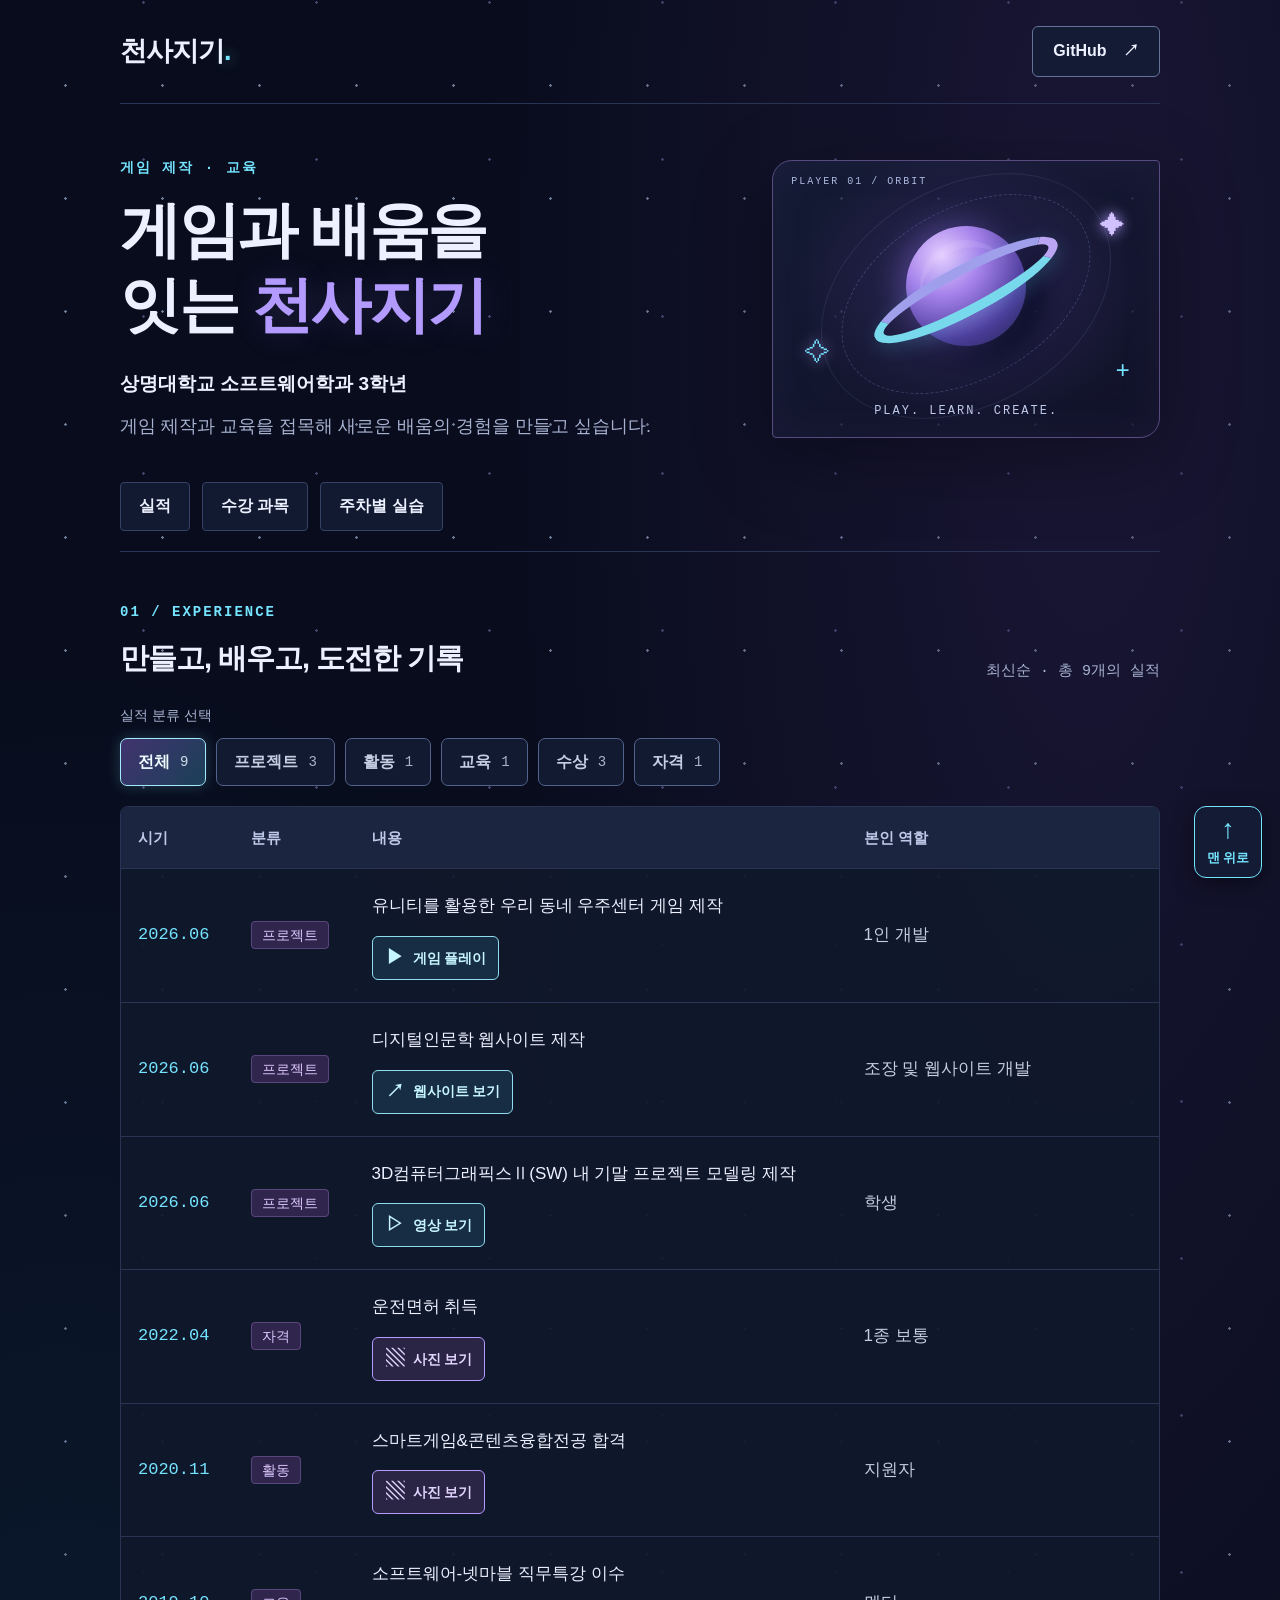
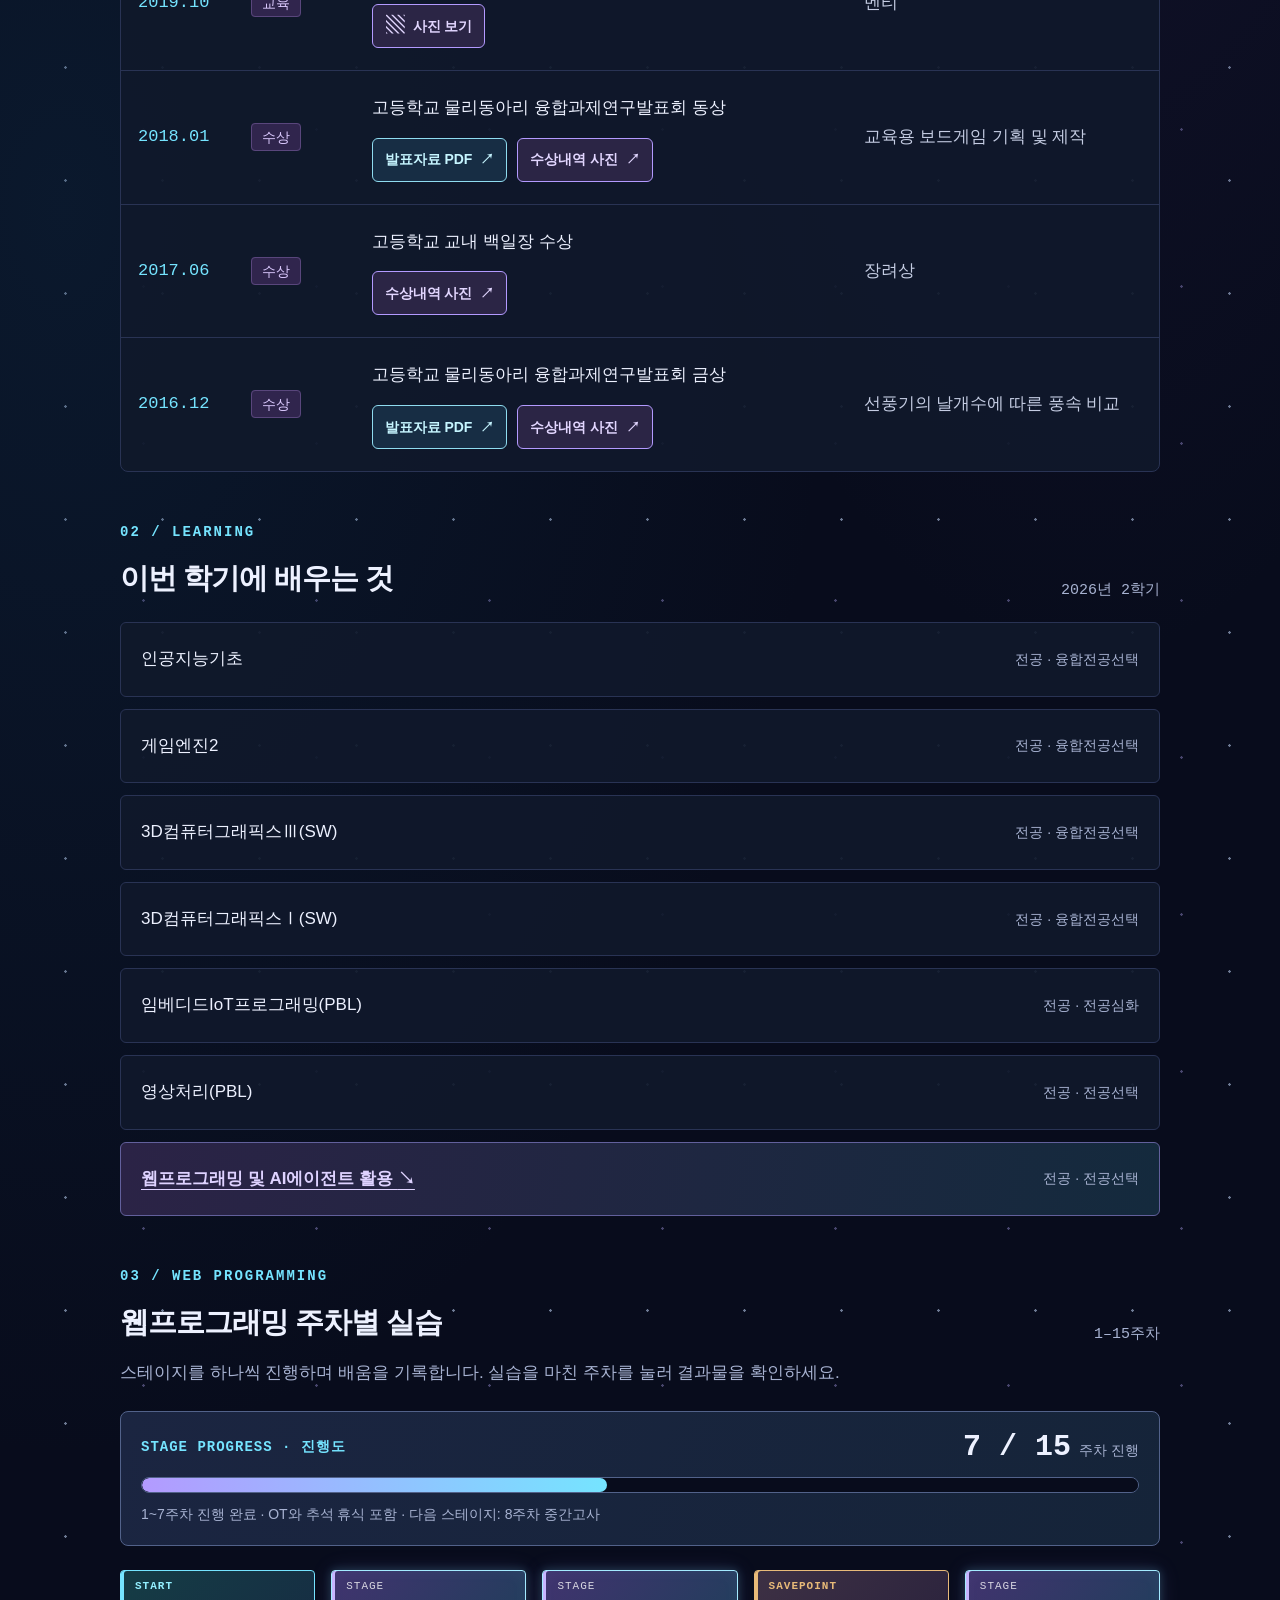
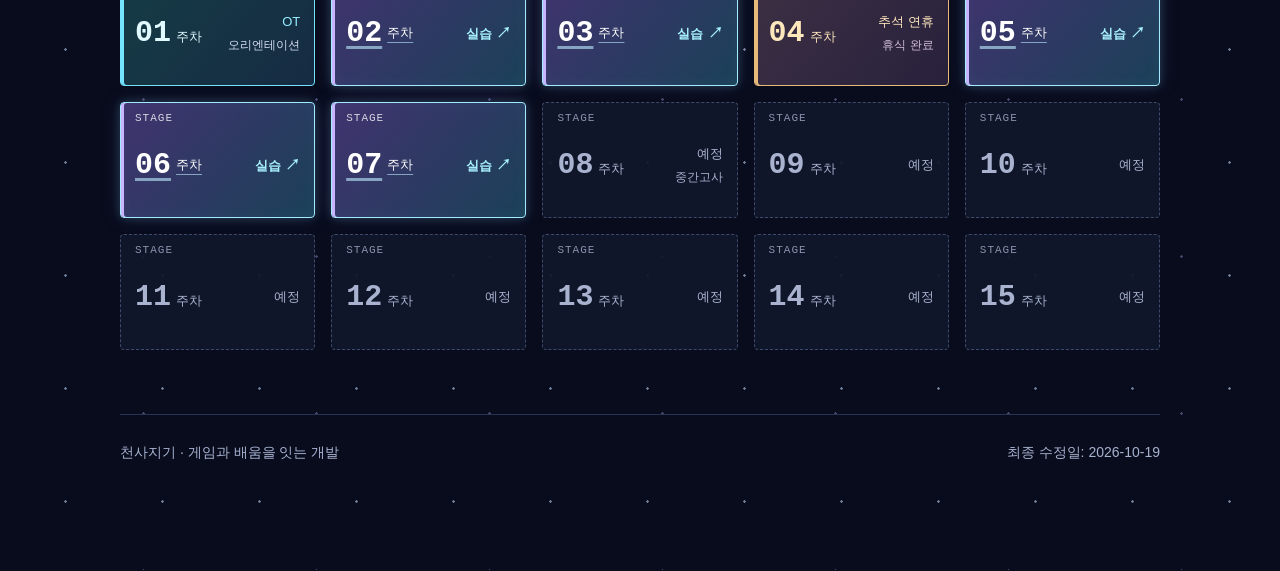
<file: index.html>
<!DOCTYPE html>
<html lang="ko">
<head>
  <meta charset="utf-8">
  <meta name="viewport" content="width=device-width, initial-scale=1">
  <meta name="description" content="천사지기의 게임 제작과 교육에 관한 활동 이력서">
  <title>천사지기 | 게임과 배움을 잇는 개발</title>
  <link rel="stylesheet" href="style.css?v=20261019-result-buttons">
</head>
<body>
  <a class="skip-link" href="#main">본문으로 이동</a>
  <div class="page">
    <header id="top">
      <div class="topline"><span class="wordmark">천사지기<span class="dot">.</span></span><a class="github" href="https://github.com/sujeon">GitHub <span aria-hidden="true">↗</span></a></div>
      <div class="hero">
        <div><p class="eyebrow">게임 제작 · 교육</p><h1><span class="title-line">게임과 배움을</span> <span class="title-line">잇는 <span class="title-accent">천사지기</span></span></h1><p class="affiliation">상명대학교 소프트웨어학과 3학년</p><p class="intro">게임 제작과 교육을 접목해 새로운 배움의 경험을 만들고 싶습니다.</p></div>
        <div class="illustration" aria-hidden="true"><div class="orbit orbit-one"></div><div class="orbit orbit-two"></div><span class="star star-one">✦</span><span class="star star-two">✧</span><div class="planet"></div><div class="planet-ring"></div><span class="illustration-label">PLAY. LEARN. CREATE.</span></div>
      </div>
      <nav aria-label="페이지 영역"><a href="#achievements">실적</a><a href="#courses">수강 과목</a><a href="#weekly">주차별 실습</a></nav>
    </header>
    <main id="main">
      <section id="achievements" aria-labelledby="achievements-title">
        <div class="section-heading"><div><p class="eyebrow">01 / EXPERIENCE</p><h2 id="achievements-title">만들고, 배우고, 도전한 기록</h2></div><span class="section-note">최신순 · 총 9개의 실적</span></div>
        <fieldset class="achievement-filters"><legend>실적 분류 선택</legend>
          <div class="filter-option"><input type="radio" name="achievement-category" id="filter-all" value="all" checked><label for="filter-all">전체 <span>9</span></label></div>
          <div class="filter-option"><input type="radio" name="achievement-category" id="filter-project" value="project"><label for="filter-project">프로젝트 <span>3</span></label></div>
          <div class="filter-option"><input type="radio" name="achievement-category" id="filter-activity" value="activity"><label for="filter-activity">활동 <span>1</span></label></div>
          <div class="filter-option"><input type="radio" name="achievement-category" id="filter-education" value="education"><label for="filter-education">교육 <span>1</span></label></div>
          <div class="filter-option"><input type="radio" name="achievement-category" id="filter-award" value="award"><label for="filter-award">수상 <span>3</span></label></div>
          <div class="filter-option"><input type="radio" name="achievement-category" id="filter-qualification" value="qualification"><label for="filter-qualification">자격 <span>1</span></label></div>
        </fieldset>
        <div class="table-scroll" role="region" aria-label="실적 표 가로 스크롤" tabindex="0"><table><caption class="sr-only">시기 역순으로 정리한 실적과 본인 역할</caption><thead><tr><th scope="col">시기</th><th scope="col">분류</th><th scope="col">내용</th><th scope="col">본인 역할</th></tr></thead><tbody>
          <tr data-category="project"><td>2026.06</td><td><span class="badge">프로젝트</span></td><td>유니티를 활용한 우리 동네 우주센터 게임 제작<div class="evidence-links"><a class="evidence-link" href="https://sujeon.itch.io/spacecenter" target="_blank" rel="noopener noreferrer"><span class="action-icon" aria-hidden="true">▶</span>게임 플레이<span class="sr-only"> (새 탭에서 열림)</span></a></div></td><td>1인 개발</td></tr>
          <tr data-category="project"><td>2026.06</td><td><span class="badge">프로젝트</span></td><td>디지털인문학 웹사이트 제작<div class="evidence-links"><a class="evidence-link" href="https://sujeon.github.io/DigtalHumanity/" target="_blank" rel="noopener noreferrer"><span class="action-icon" aria-hidden="true">↗</span>웹사이트 보기<span class="sr-only"> (새 탭에서 열림)</span></a></div></td><td>조장 및 웹사이트 개발</td></tr>
          <tr data-category="project"><td>2026.06</td><td><span class="badge">프로젝트</span></td><td>3D컴퓨터그래픽스Ⅱ(SW) 내 기말 프로젝트 모델링 제작<div class="evidence-links"><a class="evidence-link" href="assets/modeling-final.webm" target="_blank" rel="noopener noreferrer"><span class="action-icon" aria-hidden="true">▷</span>영상 보기<span class="sr-only"> (새 탭에서 열림)</span></a></div></td><td>학생</td></tr>
          <tr data-category="qualification"><td>2022.04</td><td><span class="badge">자격</span></td><td>운전면허 취득<div class="evidence-links"><a class="evidence-link evidence-photo" href="assets/driving-license-2022-04.png" target="_blank" rel="noopener noreferrer"><span class="action-icon" aria-hidden="true">▧</span>사진 보기<span class="sr-only"> (새 탭에서 열림)</span></a></div></td><td>1종 보통</td></tr>
          <tr data-category="activity"><td>2020.11</td><td><span class="badge">활동</span></td><td>스마트게임&amp;콘텐츠융합전공 합격<div class="evidence-links"><a class="evidence-link evidence-photo" href="assets/major-admission.png" target="_blank" rel="noopener noreferrer"><span class="action-icon" aria-hidden="true">▧</span>사진 보기<span class="sr-only"> (새 탭에서 열림)</span></a></div></td><td>지원자</td></tr>
          <tr data-category="education"><td>2019.10</td><td><span class="badge">교육</span></td><td>소프트웨어-넷마블 직무특강 이수<div class="evidence-links"><a class="evidence-link evidence-photo" href="assets/career-program-2019-10.png" target="_blank" rel="noopener noreferrer"><span class="action-icon" aria-hidden="true">▧</span>사진 보기<span class="sr-only"> (새 탭에서 열림)</span></a></div></td><td>멘티</td></tr>
          <tr data-category="award"><td>2018.01</td><td><span class="badge">수상</span></td><td>고등학교 물리동아리 융합과제연구발표회 동상<div class="evidence-links"><a class="evidence-link" href="assets/presentation-2018-01.pdf" target="_blank" rel="noopener noreferrer" aria-label="2018.01 발표자료 PDF 새 탭에서 열기">발표자료 PDF <span aria-hidden="true">↗</span></a><a class="evidence-link evidence-photo" href="assets/school-awards.png" target="_blank" rel="noopener noreferrer" aria-label="2018.01 수상내역 사진 새 탭에서 열기">수상내역 사진 <span aria-hidden="true">↗</span></a></div></td><td>교육용 보드게임 기획 및 제작</td></tr>
          <tr data-category="award"><td>2017.06</td><td><span class="badge">수상</span></td><td>고등학교 교내 백일장 수상<div class="evidence-links"><a class="evidence-link evidence-photo" href="assets/school-awards.png" target="_blank" rel="noopener noreferrer" aria-label="2017.06 수상내역 사진 새 탭에서 열기">수상내역 사진 <span aria-hidden="true">↗</span></a></div></td><td>장려상</td></tr>
          <tr data-category="award"><td>2016.12</td><td><span class="badge">수상</span></td><td>고등학교 물리동아리 융합과제연구발표회 금상<div class="evidence-links"><a class="evidence-link" href="assets/presentation-2016-12.pdf" target="_blank" rel="noopener noreferrer" aria-label="2016.12 발표자료 PDF 새 탭에서 열기">발표자료 PDF <span aria-hidden="true">↗</span></a><a class="evidence-link evidence-photo" href="assets/school-awards.png" target="_blank" rel="noopener noreferrer" aria-label="2016.12 수상내역 사진 새 탭에서 열기">수상내역 사진 <span aria-hidden="true">↗</span></a></div></td><td>선풍기의 날개수에 따른 풍속 비교</td></tr>
        </tbody></table></div>
      </section>
      <section id="courses" aria-labelledby="courses-title">
        <div class="section-heading"><div><p class="eyebrow">02 / LEARNING</p><h2 id="courses-title">이번 학기에 배우는 것</h2></div><span class="section-note">2026년 2학기</span></div>
        <ul class="course-list">
          <li><span>인공지능기초</span><span class="course-type">전공 · 융합전공선택</span></li>
          <li><span>게임엔진2</span><span class="course-type">전공 · 융합전공선택</span></li>
          <li><span>3D컴퓨터그래픽스Ⅲ(SW)</span><span class="course-type">전공 · 융합전공선택</span></li>
          <li><span>3D컴퓨터그래픽스Ⅰ(SW)</span><span class="course-type">전공 · 융합전공선택</span></li>
          <li><span>임베디드IoT프로그래밍(PBL)</span><span class="course-type">전공 · 전공심화</span></li>
          <li><span>영상처리(PBL)</span><span class="course-type">전공 · 전공선택</span></li>
          <li class="featured-course"><a href="#weekly">웹프로그래밍 및 AI에이전트 활용 <span aria-hidden="true">↘</span></a><span class="course-type">전공 · 전공선택</span></li>
        </ul>
      </section>
      <section id="weekly" aria-labelledby="weekly-title">
        <div class="section-heading"><div><p class="eyebrow">03 / WEB PROGRAMMING</p><h2 id="weekly-title">웹프로그래밍 주차별 실습</h2></div><span class="section-note">1–15주차</span></div>
        <p class="section-description">스테이지를 하나씩 진행하며 배움을 기록합니다. 실습을 마친 주차를 눌러 결과물을 확인하세요.</p>
        <div class="stage-progress"><div class="progress-heading"><label for="weekly-progress">STAGE PROGRESS · 진행도</label><strong>7 / 15<span>주차 진행</span></strong></div><progress id="weekly-progress" value="7" max="15">15주차 중 7주차 진행</progress><p>1~7주차 진행 완료 · OT와 추석 휴식 포함 · 다음 스테이지: 8주차 중간고사</p></div>
        <ul class="week-grid">
          <li class="week orientation"><span class="week-marker">START</span><span>01<span class="week-unit">주차</span></span><span class="status">OT<span class="week-note">오리엔테이션</span></span></li>
          <li class="week completed"><a href="doc02.html">02<span class="week-unit">주차</span></a><span class="status">실습</span></li>
          <li class="week completed"><a href="doc03.html">03<span class="week-unit">주차</span></a><span class="status">실습</span></li>
          <li class="week holiday"><span class="week-marker">SAVEPOINT</span><span>04<span class="week-unit">주차</span></span><span class="status">추석 연휴<span class="holiday-note">휴식 완료</span></span></li>
          <li class="week completed"><a href="doc05.html">05<span class="week-unit">주차</span></a><span class="status">실습</span></li>
          <li class="week completed"><a href="doc06.html">06<span class="week-unit">주차</span></a><span class="status">실습</span></li>
          <li class="week completed"><a href="doc07.html">07<span class="week-unit">주차</span></a><span class="status">실습</span></li>
          <li class="week planned"><span>08<span class="week-unit">주차</span></span><span class="status">예정<span class="week-note">중간고사</span></span></li>
          <li class="week planned"><span>09<span class="week-unit">주차</span></span><span class="status">예정</span></li>
          <li class="week planned"><span>10<span class="week-unit">주차</span></span><span class="status">예정</span></li>
          <li class="week planned"><span>11<span class="week-unit">주차</span></span><span class="status">예정</span></li>
          <li class="week planned"><span>12<span class="week-unit">주차</span></span><span class="status">예정</span></li>
          <li class="week planned"><span>13<span class="week-unit">주차</span></span><span class="status">예정</span></li>
          <li class="week planned"><span>14<span class="week-unit">주차</span></span><span class="status">예정</span></li>
          <li class="week planned"><span>15<span class="week-unit">주차</span></span><span class="status">예정</span></li>
        </ul>
      </section>
    </main>
    <footer><span>천사지기 · 게임과 배움을 잇는 개발</span><span>최종 수정일: <time datetime="2026-10-19">2026-10-19</time></span><a class="back-to-top" href="#top" aria-label="페이지 맨 위로 이동"><span aria-hidden="true">↑</span><span>맨 위로</span></a></footer>
  </div>
</body>
</html>
</file>
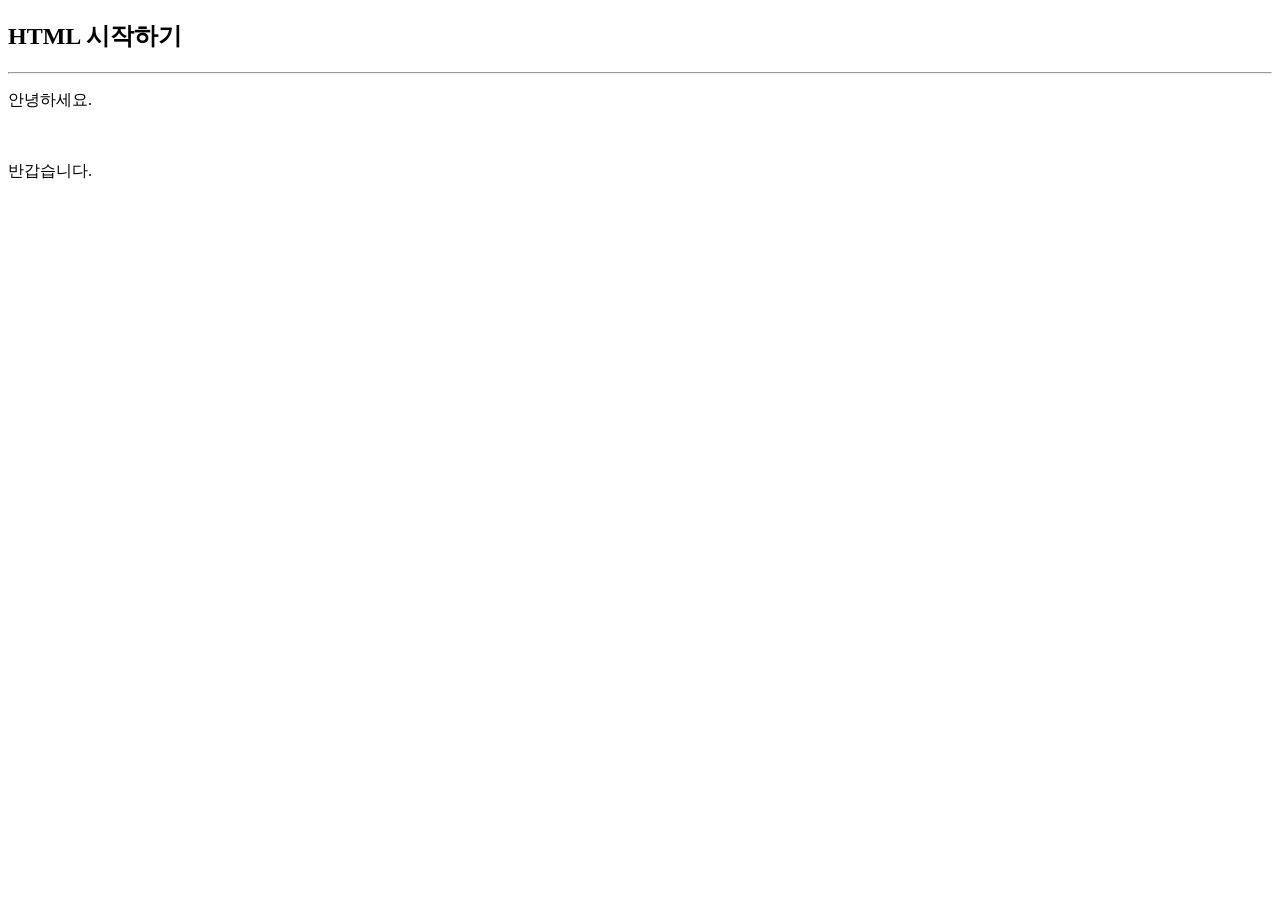
<file: doc02.html>
<!DOCTYPE html>
<html>
    <head>
        <title>전수영</title>
        <meta charset="UTF-8">
    </head>
    <body>
       <h2>HTML 시작하기</h2><hr>
       <p>안녕하세요.</p><br>
       <p>반갑습니다.</p>
    </body>
</html>
</file>
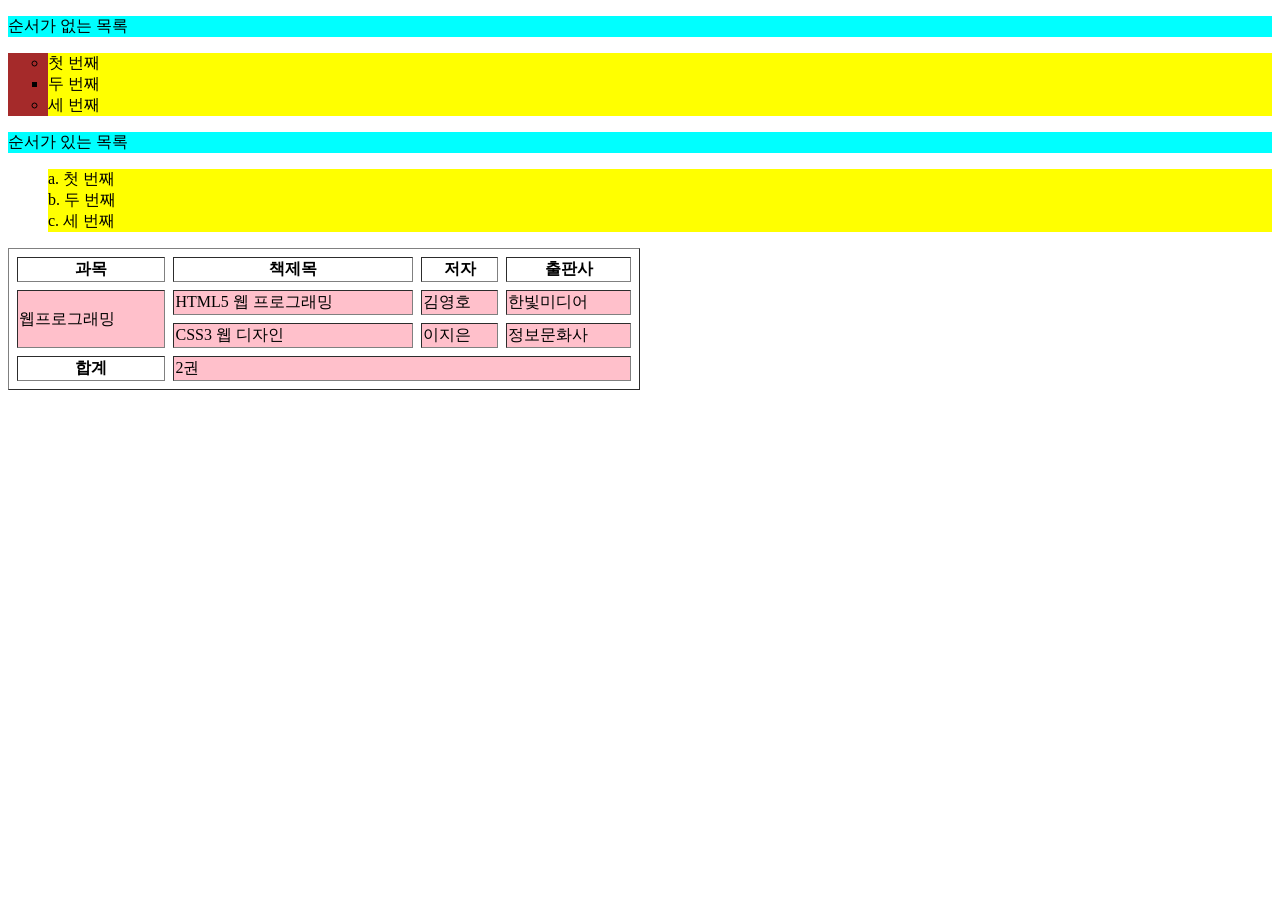
<file: doc04.html>
<!DOCTYPE html>
<html>
    <head>
        <meta charset="UTF-8">
        <style type="text/css">
            ol li {list-style-type: lower-alpha;}
            ol  {list-style-position: inside;}
            ul  {list-style-position: outside;}
            ul li.kor {list-style-type: square;}
            ul li.usa {list-style-type: circle;}
            #book {width: 50%; min-width: 300px; border-spacing: 8px;}
            p{background-color: aqua;}
            p:hover{background-color: yellow; transition: background-color 1s;}
            ul {background-color: brown;}
            li {background-color: yellow;}
            td {background-color: pink;}
        </style>
    </head>
    <body>
        <p>순서가 없는 목록</p>
        <ul>
            <li class="usa">첫 번째 </li>
            <li class="kor">두 번째 </li>
            <li class="usa">세 번째 </li>
        </ul>
        <p>순서가 있는 목록</p>
        <ol>
            <li>첫 번째 </li>
            <li>두 번째 </li>
            <li>세 번째 </li>
        </ol>
        <table border="1" id="book">
           <tr>
            <th>과목</th>
            <th>책제목</th>
            <th>저자</th>
            <th>출판사</th>
           </tr>
           <tr>
            <td rowspan="2">웹프로그래밍</td>
            <td>HTML5 웹 프로그래밍</td>
            <td>김영호</td>
            <td>한빛미디어</td>
           </tr>
           <tr>
            <td>CSS3 웹 디자인</td>
            <td>이지은</td>
            <td>정보문화사</td>
           </tr>
           <tr>
            <th>합계</th    >
            <td colspan="3">2권</td>
           </tr>
        </table>

    </body>
</html>
</file>
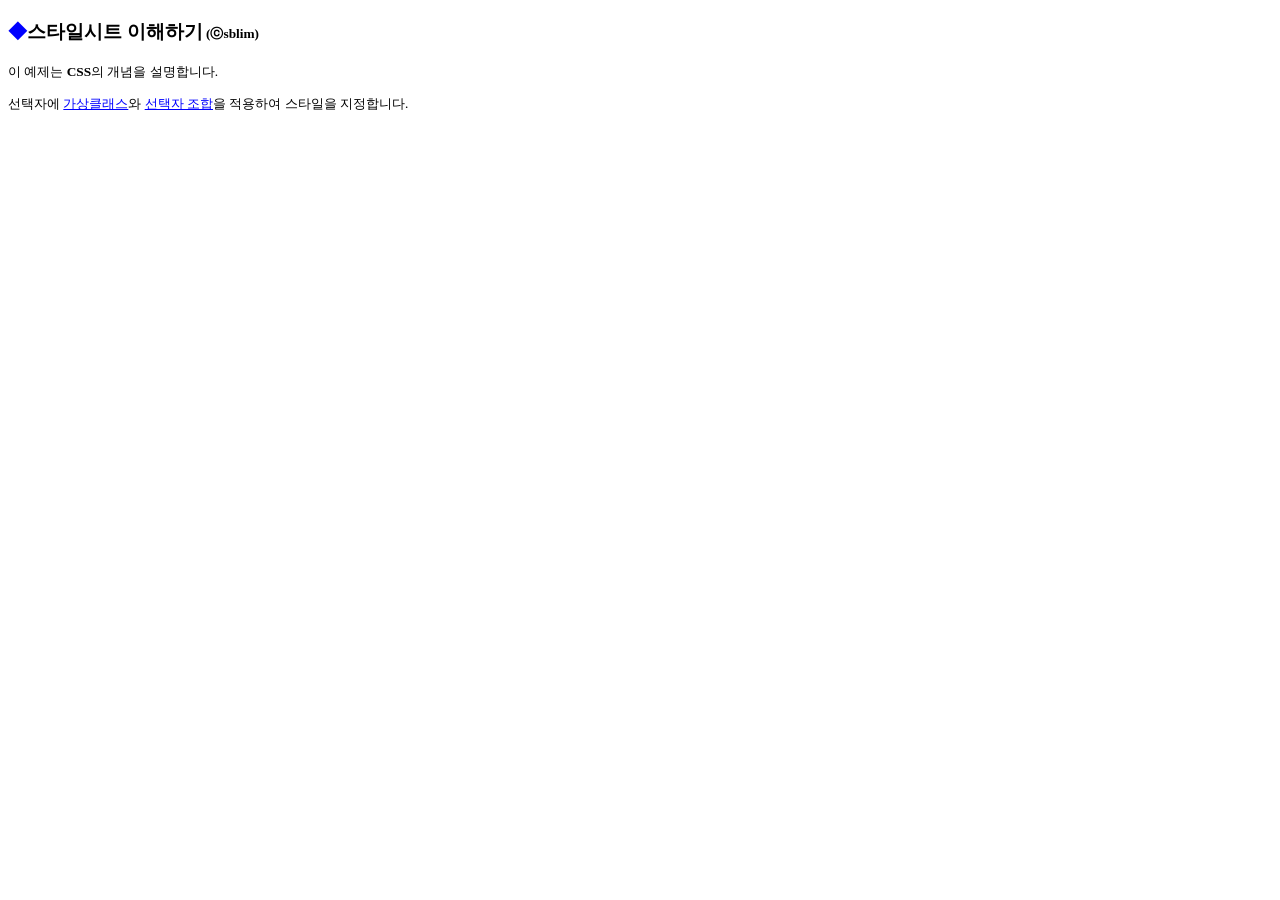
<file: doc05.html>
<!DOCTYPE html>
<head>
 <meta charset="UTF-8">
 <style type="text/css">
 p {font-size:10pt}
 a:link { color: blue; }
 a:visited { color: green; }
 h3:before { content: "◆"; color: blue }
 h3:after { content: " (ⓒsblim)"; font-size:10pt }
 </style>
</head>
<body>
 <h3><strong>스타일시트</strong> 이해하기</h3>
 <p>이 예제는 <strong>CSS</strong>의 개념을 설명합니다.</p>
 <p>선택자에 <a href="http://www.w3c.org">가상클래스</a>와 <a
href="http://mm.sm.ac.kr">선택자 조합</a>을 적용하여 스타일을 지정합니다.</p>
</body>
</file>
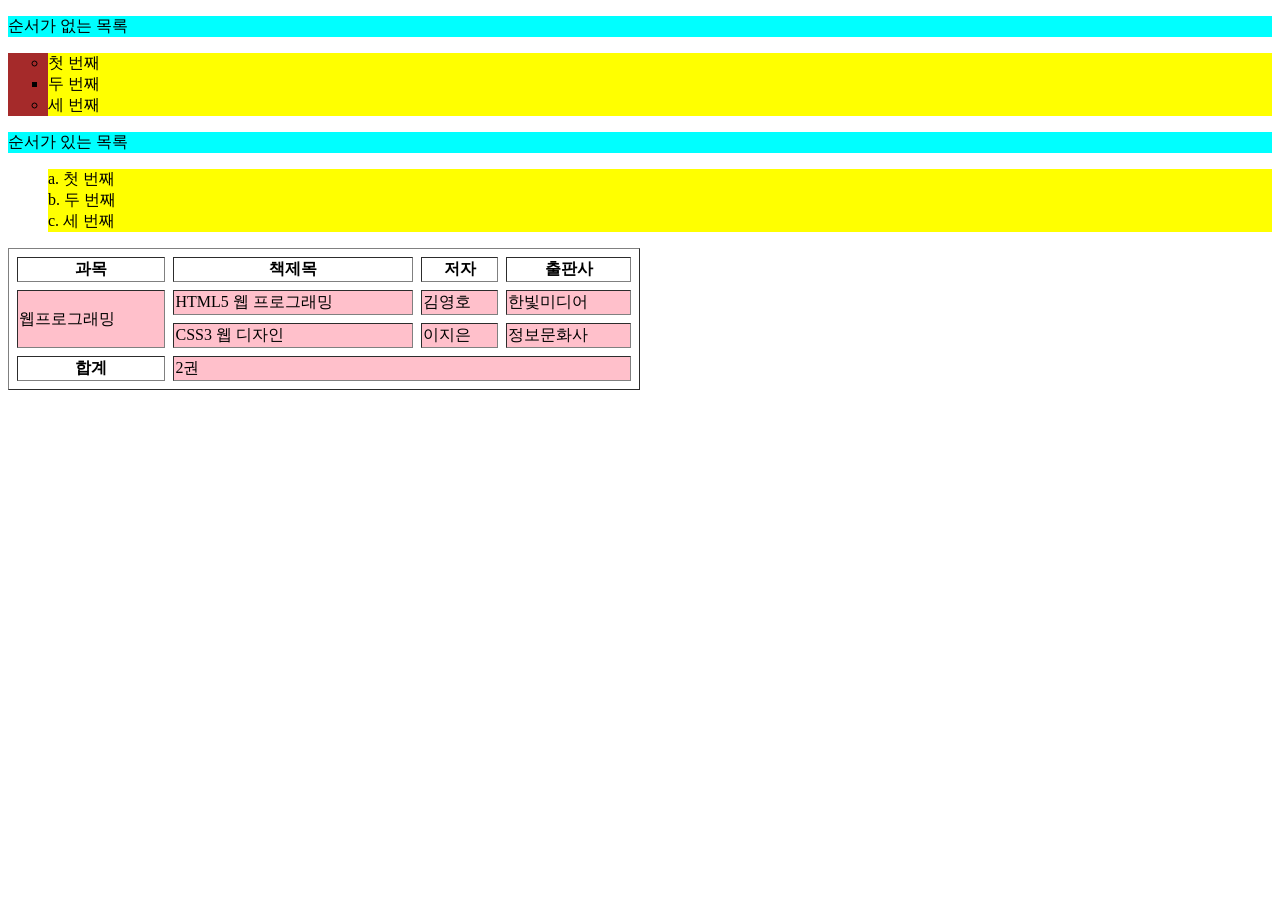
<file: doc06.html>
<!DOCTYPE html>
<html>
    <head>
        <meta charset="UTF-8">
        <style type="text/css">
            ol li {list-style-type: lower-alpha;}
            ol  {list-style-position: inside;}
            ul  {list-style-position: outside;}
            ul li.kor {list-style-type: square;}
            ul li.usa {list-style-type: circle;}
            #book {width: 50%; min-width: 300px; border-spacing: 8px;}
            p{background-color: aqua;}
            p:hover{background-color: yellow; transition: background-color 1s;}
            ul {background-color: brown;}
            li {background-color: yellow;}
            td {background-color: pink;}
        </style>
    </head>
    <body>
        <p>순서가 없는 목록</p>
        <ul>
            <li class="usa">첫 번째 </li>
            <li class="kor">두 번째 </li>
            <li class="usa">세 번째 </li>
        </ul>
        <p>순서가 있는 목록</p>
        <ol>
            <li>첫 번째 </li>
            <li>두 번째 </li>
            <li>세 번째 </li>
        </ol>
        <table border="1" id="book">
           <tr>
            <th>과목</th>
            <th>책제목</th>
            <th>저자</th>
            <th>출판사</th>
           </tr>
           <tr>
            <td rowspan="2">웹프로그래밍</td>
            <td>HTML5 웹 프로그래밍</td>
            <td>김영호</td>
            <td>한빛미디어</td>
           </tr>
           <tr>
            <td>CSS3 웹 디자인</td>
            <td>이지은</td>
            <td>정보문화사</td>
           </tr>
           <tr>
            <th>합계</th    >
            <td colspan="3">2권</td>
           </tr>
        </table>

    </body>
</html>
</file>
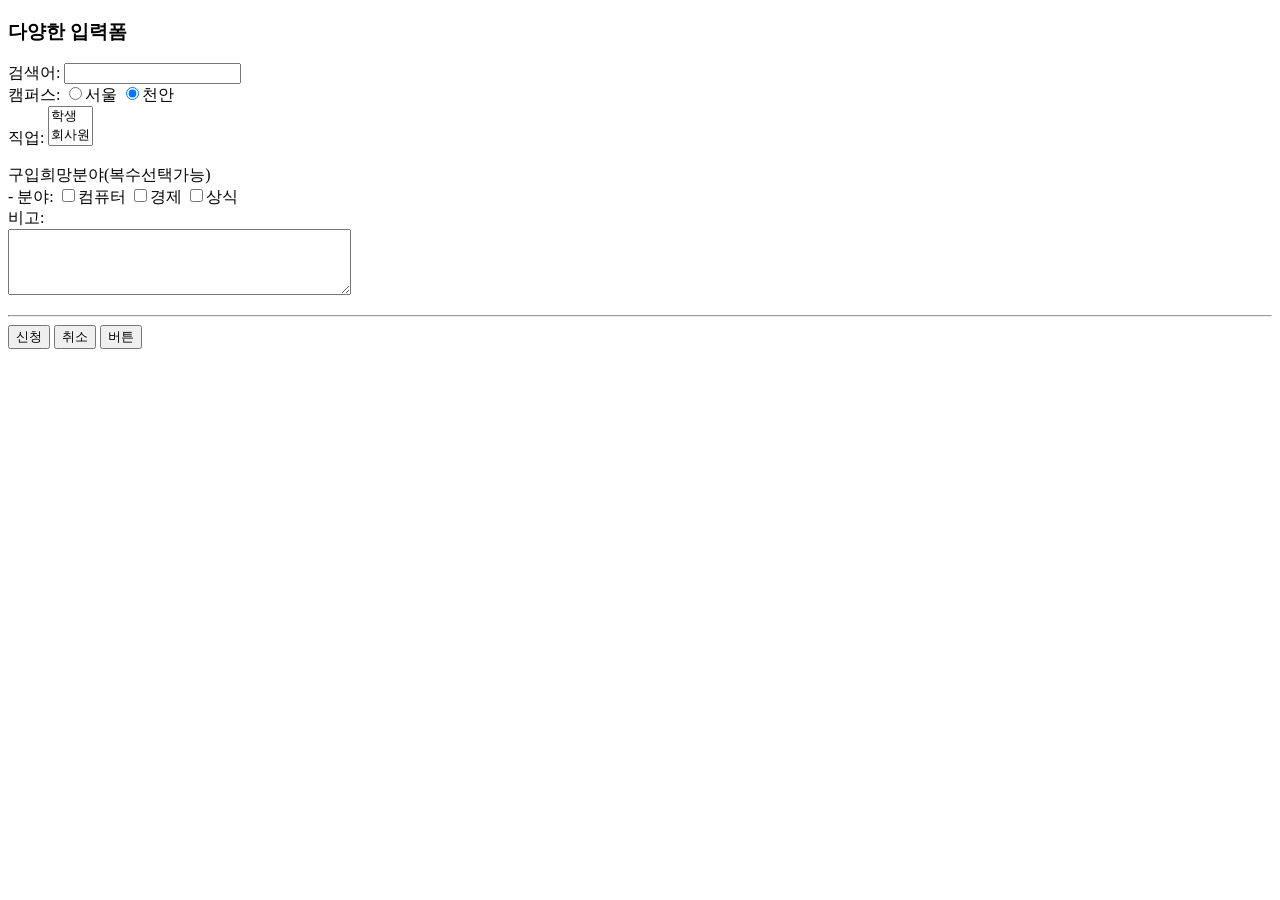
<file: doc07.html>
<!DOCTYPE html>
<head>
    <meta charset="UTF-8">
</head>
<body>
    <h3>다양한 입력폼</h3>
        <form method="get" action="https://lib.smu.ac.kr/search/">
        검색어: <input type="text" name="q"/> <br>
        캠퍼스: <input type="radio" name="campuscode" value="00" />서울
            <input type="radio" name="campuscode" value="01"checked/>천안<br>
        직업: <select name="job"  size="2">
            <option>학생</option> <option>회사원</option>
            <option>공무원</option> <option>기타</option>
            </select>
<p> 구입희망분야(복수선택가능)<br> 
- 분야: <input type="checkbox" name="books" value="computer"/>컴퓨터
        <input type="checkbox" name="books" value="economy"/>경제
        <input type="checkbox" name="books" value="common"/>상식<br>
비고: <br>
<textarea name="comments" rows="4" cols="40"/></textarea>
</p> <hr>
    <input type="submit" value="신청"/>
    <input type="reset" value="취소"/>
    <input type="button" value="버튼" onclick="alert('버튼이 클릭되었습니다!')"/>
</form> 
</body>
</file>
<file: style.css>
:root{color-scheme:dark;--paper:#080c1c;--ink:#edf1ff;--muted:#a7b2d1;--line:#293354;--accent:#75e4ff;--violet:#b39aff}
*{box-sizing:border-box}html{scroll-behavior:smooth;scroll-padding-top:24px}body{margin:0;background-color:var(--paper);background-image:radial-gradient(ellipse at 85% 8%,#34255a66,transparent 40%),radial-gradient(ellipse at 5% 48%,#123c5c44,transparent 45%),radial-gradient(circle,#c8dcff88 1px,transparent 1.5px),radial-gradient(circle,#a99ee866 1px,transparent 1.5px);background-size:auto,auto,97px 113px,173px 157px;background-position:0 0,0 0,17px 29px,57px 81px;color:var(--ink);font-family:"맑은 고딕","Malgun Gothic",sans-serif;line-height:1.7}a{color:inherit;text-underline-offset:5px}a:hover{color:var(--accent)}a:focus-visible,[tabindex]:focus-visible{outline:3px solid var(--accent);outline-offset:5px}.page{max-width:1120px;margin:auto;padding:0 40px}.topline{display:flex;align-items:center;justify-content:space-between;padding:26px 0;border-bottom:1px solid var(--line)}.wordmark{font-weight:800;font-size:22px;letter-spacing:-1px}.dot{color:var(--accent);text-shadow:0 0 14px #75e4ff}.github{font-size:13px;font-weight:700;text-decoration:none;border:1px solid #65729a;border-radius:6px;padding:8px 18px;background:#141c35}.github span{margin-left:12px}.hero{display:grid;grid-template-columns:1.6fr 1fr;align-items:center;gap:32px;padding:52px 0 40px}.eyebrow{font-family:Consolas,monospace;font-size:11px;font-weight:700;letter-spacing:2px;color:var(--accent);margin:0 0 12px}h1{font-size:clamp(36px,4.4vw,58px);letter-spacing:-2.5px;line-height:1.22;margin:0 0 24px;font-weight:800}h1 .title-accent{color:var(--violet);text-shadow:0 0 32px #a48aff33}.affiliation{font-size:15px;font-weight:700;margin:0 0 9px}.intro{font-size:14px;color:var(--muted);max-width:480px;margin:0}.illustration{height:278px;position:relative;overflow:hidden;background:radial-gradient(ellipse at 50% 45%,#5f419d55,transparent 65%),linear-gradient(145deg,#15213b99,#101127cc);border:1px solid #574c80;border-radius:20px 4px 20px 4px;box-shadow:0 20px 80px #0005,inset 0 0 45px #7950b015}.illustration:before{content:"PLAYER 01 / ORBIT";position:absolute;top:15px;left:18px;font:10px Consolas,monospace;letter-spacing:2px;color:#aeb9df}.illustration:after{content:"+";position:absolute;bottom:52px;right:29px;font:24px Consolas,monospace;color:var(--accent)}.planet{width:120px;height:120px;position:absolute;border-radius:50%;background:radial-gradient(circle at 30% 25%,#e5ceff,#a582eb 32%,#4c3c9a 68%,#20254d);box-shadow:-8px -4px 28px #a081ff55,15px 8px 30px #060a21;top:65px;left:calc(50% - 60px)}.planet:after{content:"";position:absolute;inset:14px;border-radius:50%;border-top:9px solid #e9d7ff22;transform:rotate(-25deg)}.planet-ring{position:absolute;width:206px;height:50px;border:10px solid #78d9ed;border-top-color:#9f9fec;border-right-color:#bba5f2;border-radius:50%;left:calc(50% - 103px);top:104px;transform:rotate(-28deg);box-shadow:0 5px 20px #5bd3f333}.orbit{position:absolute;border:1px dashed #6d7ab866;border-radius:50%;width:270px;height:170px;left:calc(50% - 135px);top:48px;transform:rotate(-30deg)}.orbit-two{width:310px;height:220px;left:calc(50% - 155px);top:25px;border-style:solid;border-color:#66729f33}.star{position:absolute;font-size:25px;color:#d1c2ff;text-shadow:0 0 14px #b39aff}.star-one{top:42px;right:34px}.star-two{bottom:62px;left:32px;color:var(--accent)}.illustration-label{position:absolute;bottom:19px;left:0;right:0;text-align:center;font:10px Consolas,monospace;letter-spacing:2px;color:#c0cbea}nav{display:flex;gap:12px;border-bottom:1px solid var(--line);padding-bottom:20px}nav a{font-size:12px;font-weight:700;text-decoration:none;border:1px solid #354263;background:#111a31;border-radius:4px;padding:7px 16px}nav a:hover{background:#20264b;border-color:var(--violet)}section{padding:48px 0 0;scroll-margin-top:24px}.section-heading{display:flex;justify-content:space-between;align-items:flex-end;gap:20px;margin-bottom:23px}h2{font-size:23px;line-height:1.45;letter-spacing:-1px;margin:0}.section-note{font:12px Consolas,"맑은 고딕",monospace;color:var(--muted);white-space:nowrap}.table-scroll{overflow-x:auto;border:1px solid var(--line);border-radius:8px;background:#10182bea}table{width:100%;border-collapse:collapse;text-align:left;font-size:13px}th{font-size:11px;color:#bfc9e7;font-weight:600;padding:14px;background:#1b2540}td{padding:20px 14px;border-top:1px solid var(--line)}tbody tr:hover{background:#1c2541}td:first-child{font-family:Consolas,monospace;color:var(--accent);white-space:nowrap}td:last-child{min-width:130px;color:#c5cde3}td:nth-child(3){min-width:255px}th:nth-child(2){min-width:90px}.badge{font-size:11px;background:#30254d;color:#dccaff;border:1px solid #59467c;padding:4px 9px;border-radius:4px;white-space:nowrap}.detail{display:block;font-size:11px;color:var(--muted);margin-top:5px}.course-list{padding:0;margin:0;list-style:none;display:grid;grid-template-columns:1fr 1fr;gap:12px}.course-list li{display:flex;justify-content:space-between;align-items:center;gap:14px;border:1px solid var(--line);border-radius:6px;background:#10182bea;padding:18px 16px;font-size:13px}.course-type{color:var(--muted);font-size:10px;white-space:nowrap}.featured-course{grid-column:1/-1;border-color:#62609c!important;background:linear-gradient(100deg,#2b2346,#142a3d)!important}.featured-course a{font-weight:700;color:#ded2ff}.section-description{font-size:13px;color:var(--muted);margin:-8px 0 22px}.week-grid{display:grid;grid-template-columns:repeat(5,1fr);gap:12px;padding:0;margin:0;list-style:none}.week{position:relative;display:flex;justify-content:space-between;align-items:center;border-radius:4px;padding:23px 15px 17px;min-height:90px}.week:before{content:"STAGE";position:absolute;top:7px;left:15px;font:8px Consolas,monospace;letter-spacing:2px;opacity:.8}.planned{background:#11182bee;color:#a9b3d0;border:1px dashed #3e4a6a}.week>span:first-child,.week>a{font:700 25px Consolas,monospace;font-variant-numeric:tabular-nums}.week .week-unit{font-family:"맑은 고딕",sans-serif;font-size:10px;font-weight:400;margin-left:6px}.status{font-size:10px}.week.completed{background:linear-gradient(130deg,#332957,#172e48);border:1px solid #8580d8;color:#fff;box-shadow:inset 3px 0 #a99aff,0 0 20px #8466d011}.week.completed a{color:#fff;text-decoration:none;align-self:stretch;display:flex;align-items:center}.week.completed a:after{content:"";position:absolute;inset:0}.week.completed:hover{border-color:var(--accent);box-shadow:0 0 22px #75e4ff22}.week.completed .status{color:var(--accent)}footer{display:flex;justify-content:space-between;align-items:center;gap:16px;border-top:1px solid var(--line);margin-top:64px;padding:25px 0 35px;font-size:10px;color:var(--muted)}.sr-only{position:absolute;width:1px;height:1px;padding:0;margin:-1px;overflow:hidden;clip:rect(0,0,0,0);white-space:nowrap;border:0}.skip-link{position:absolute;left:16px;top:-100px;background:#e0d5ff;color:#17112d;padding:10px;z-index:2}.skip-link:focus{top:10px}
@media(max-width:900px){.course-list{grid-template-columns:1fr}.featured-course{grid-column:auto}}
@media(max-width:760px){.page{padding:0 22px}.hero{grid-template-columns:1.3fr 1fr;gap:20px;padding:38px 0}.illustration{height:240px}h1{font-size:38px}.intro{font-size:13px}.week-grid{grid-template-columns:repeat(3,1fr)}.section-heading{align-items:flex-start;flex-direction:column;gap:7px}h2{font-size:21px}footer{flex-wrap:wrap}}
@media(max-width:560px){.hero{grid-template-columns:1fr}.illustration{height:238px;max-width:360px;width:100%;justify-self:center}h1{font-size:39px}.topline{padding:21px 0}.week-grid{grid-template-columns:repeat(2,1fr)}.course-list li{align-items:flex-start;flex-direction:column;gap:4px}.week{padding:23px 16px 17px}nav{gap:8px}nav a{padding:7px 12px}section{padding-top:37px}footer{align-items:flex-start;flex-direction:column}}
@media(prefers-reduced-motion:reduce){html{scroll-behavior:auto}}

/* Chuseok holiday: a separate state from completed and planned weeks. */
.week.holiday{background:linear-gradient(130deg,#3d3044,#28213c);border:1px solid #e8ba79;color:#ffe7bc;box-shadow:inset 3px 0 #e8ba79}.week.holiday:before{content:"CHUSEOK";color:#e8ba79}.week.holiday .status{text-align:right;color:#ffe7bc}.holiday-note{display:block;font-size:9px;color:#d2bddb;margin-top:3px}

/* Orientation and exam are non-link milestones. Labels are real text. */
.week.orientation,.week.exam{padding-top:27px}.week.orientation:before,.week.exam:before{content:none}.week-marker{position:absolute;top:7px;left:15px;font:700 9px Consolas,monospace;letter-spacing:1.5px}.week.orientation{background:linear-gradient(130deg,#153c45,#162b43);border:1px solid #75e4ff;color:#e0faff;box-shadow:inset 3px 0 #75e4ff}.week.orientation .week-marker,.week.orientation .status{color:#93efff}.week.exam{background:linear-gradient(130deg,#44263c,#27213e);border:1px solid #ff9bba;color:#ffe3ed;box-shadow:inset 3px 0 #ff9bba}.week.exam .week-marker,.week.exam .status{color:#ffb5cd}.week.orientation .status,.week.exam .status{text-align:right}.week-note{display:block;font-size:9px;font-weight:400;color:#d2d9ee;margin-top:3px}.week>.week-marker:first-child{font:700 9px Consolas,monospace}

/* Make the full featured course card a native anchor hit area. */
.course-list .featured-course{position:relative}.featured-course a:after{content:"";position:absolute;inset:0;border-radius:6px}.featured-course:focus-within{outline:3px solid var(--accent);outline-offset:4px}.featured-course:hover{box-shadow:0 0 20px #75e4ff22}.featured-course .course-type{pointer-events:none}
/* Keep the return control near the scrollbar, clear of the page edge. */
.back-to-top{position:fixed;right:max(18px,env(safe-area-inset-right));bottom:max(22px,env(safe-area-inset-bottom));z-index:10;display:flex;flex-direction:column;align-items:center;justify-content:center;gap:1px;min-width:58px;min-height:58px;padding:8px 10px;border:1px solid var(--accent);border-radius:12px;background:#141c35;color:var(--accent);font-size:10px;font-weight:700;text-decoration:none;box-shadow:0 5px 22px #0007}.back-to-top>span:first-child{font-size:23px;line-height:1.1}.back-to-top:hover{background:#243353;box-shadow:0 0 20px #75e4ff33}footer{padding-bottom:105px}
@media(max-width:560px){.back-to-top{right:max(12px,env(safe-area-inset-right));bottom:max(14px,env(safe-area-inset-bottom));min-width:50px;min-height:50px;padding:7px 9px}}

/* Stage progress includes OT, completed practice, and the holiday savepoint. */
.week.holiday{padding-top:27px}.week.holiday:before{content:none}.week.holiday .week-marker{color:#e8ba79}.stage-progress{margin:0 0 24px;padding:18px 20px;border:1px solid #52628a;border-radius:8px;background:linear-gradient(115deg,#1b2541,#152439)}.progress-heading{display:flex;align-items:center;justify-content:space-between;gap:16px}.progress-heading label{font:700 11px Consolas,"맑은 고딕",monospace;letter-spacing:1px;color:var(--accent)}.progress-heading strong{font:700 24px Consolas,monospace;color:#edf1ff;white-space:nowrap}.progress-heading strong span{font:11px "맑은 고딕",sans-serif;color:var(--muted);margin-left:8px}.stage-progress progress{display:block;appearance:none;-webkit-appearance:none;width:100%;height:12px;margin:13px 0 10px;border:1px solid #52628a;border-radius:20px;overflow:hidden;background:#080c1c;color:#75e4ff}.stage-progress progress::-webkit-progress-bar{background:#080c1c}.stage-progress progress::-webkit-progress-value{background:linear-gradient(90deg,#b39aff,#75e4ff);border-radius:20px}.stage-progress progress::-moz-progress-bar{background:linear-gradient(90deg,#b39aff,#75e4ff);border-radius:20px}.stage-progress p{margin:0;font-size:11px;line-height:1.7;color:var(--muted)}@media(max-width:560px){.stage-progress{padding:15px}.progress-heading{align-items:flex-start;flex-direction:column;gap:8px}}

/* Completed practice stages invite pointer and keyboard interaction. */
.week.completed{border:1px solid #a4eaff;background:linear-gradient(130deg,#41336f,#1b4058);box-shadow:inset 3px 0 #c7b5ff,inset 0 0 16px #75e4ff0d,0 0 10px #75e4ff38,0 0 22px #a48aff20;cursor:pointer;transition:transform .18s ease,border-color .18s ease,box-shadow .18s ease,background .18s ease}
.week.completed a{cursor:pointer;text-decoration:underline;text-decoration-color:#bcefff99;text-underline-offset:5px}
.week.completed .status{font-weight:700;color:#a8f1ff}
.week.completed .status:after{content:" ↗";font-size:13px}
.week.completed:hover,.week.completed:focus-within{transform:translateY(-3px);border-color:#ddfaff;background:linear-gradient(130deg,#51418b,#22556a);box-shadow:inset 3px 0 #e3d6ff,inset 0 0 20px #75e4ff20,0 0 7px #c4f6ff99,0 0 22px #75e4ff80,0 0 36px #b39aff40}
.week.completed:focus-within{outline:3px solid #c4f6ff;outline-offset:4px}
.week.completed:active{transform:translateY(0);box-shadow:inset 0 0 16px #75e4ff33,0 0 12px #75e4ff66}
@media(prefers-reduced-motion:reduce){.week.completed{transition:none}.week.completed:hover,.week.completed:focus-within{transform:none}}

/* Consistent number size on every stage, including milestone cards. */
.week>a,.week>span:not(.status):not(.week-marker){font:700 25px Consolas,monospace;font-variant-numeric:tabular-nums}

/* The upcoming exam uses the same planned stage appearance. */
.week.planned .status{text-align:right}.week.planned .week-note{color:inherit}

/* Larger typography and breathing room throughout the resume. */
body{font-size:17px;line-height:1.8}
.wordmark{font-size:27px}.github{font-size:16px;padding:10px 20px}
h1{font-size:clamp(42px,4.8vw,64px)}
.affiliation{font-size:19px}.intro{font-size:18px;max-width:580px}
.eyebrow{font-size:14px}.illustration-label{font-size:12px}
nav a{font-size:16px;padding:9px 18px}
h2{font-size:29px}.section-note{font-size:15px}
table{font-size:17px}th{font-size:15px;padding:17px}td{padding:22px 17px}
td:nth-child(3){min-width:300px}td:last-child{min-width:150px}
.badge{font-size:14px;padding:5px 10px}.detail{font-size:14px}
.course-list{grid-template-columns:1fr}.course-list li{font-size:17px;padding:21px 20px;gap:18px}.course-type{font-size:14px}
.section-description{font-size:17px}
.week-grid{gap:16px}.week{min-height:116px;padding:30px 14px 20px}
.week:before{font-size:11px;top:9px;left:14px;letter-spacing:1px}
.week>a,.week>span:not(.status):not(.week-marker){font:700 30px Consolas,monospace;font-variant-numeric:tabular-nums}
.week .week-unit{font-size:13px;margin-left:5px}.status{font-size:13px}.week.completed .status:after{font-size:15px}
.week-marker,.week>.week-marker:first-child{font:700 11px Consolas,monospace;top:9px;left:14px;letter-spacing:1px}
.week.orientation,.week.exam,.week.holiday{padding-top:30px}
.week-note,.holiday-note{font-size:12px;line-height:1.6}
.progress-heading label{font-size:14px}.progress-heading strong{font-size:30px}.progress-heading strong span{font-size:14px}
.stage-progress p{font-size:14px}.stage-progress progress{height:16px}
footer{font-size:14px}.back-to-top{font-size:13px;min-width:68px;min-height:68px}.back-to-top>span:first-child{font-size:27px}
@media(max-width:1100px){.week-grid{grid-template-columns:repeat(4,1fr)}}
@media(max-width:760px){h1{font-size:44px}h2{font-size:26px}.affiliation{font-size:18px}.intro{font-size:17px}.week-grid{grid-template-columns:repeat(3,1fr)}.section-heading{gap:10px}}
@media(max-width:560px){h1{font-size:42px}h2{font-size:25px}.wordmark{font-size:25px}.github{font-size:15px;padding:9px 15px}nav{flex-wrap:wrap}nav a{font-size:15px;padding:9px 12px}.week-grid{grid-template-columns:repeat(2,minmax(0,1fr));gap:12px}.week{padding-right:12px;padding-left:12px}.course-list li{font-size:17px;padding:18px 16px;gap:8px;overflow-wrap:anywhere}.section-note{white-space:normal}.progress-heading label{font-size:13px}.back-to-top{min-width:60px;min-height:60px}}

/* Native radio controls filter the table without JavaScript. */
.achievement-filters{display:flex;flex-wrap:wrap;gap:10px;border:0;padding:0;margin:0 0 20px;min-width:0}
.achievement-filters legend{font-size:14px;color:var(--muted);padding:0;margin-bottom:10px}
.filter-option{position:relative}.filter-option input{position:absolute;width:1px;height:1px;margin:0;overflow:hidden;clip-path:inset(50%)}
.filter-option label{display:flex;align-items:center;gap:10px;min-height:46px;padding:9px 17px;border:1px solid #52628a;border-radius:7px;background:#111a31;color:#c5cde3;font-size:16px;font-weight:700;cursor:pointer}
.filter-option label span{font:14px Consolas,monospace;color:inherit;opacity:.85}
.filter-option label:hover{border-color:var(--accent);color:var(--accent)}
.filter-option input:checked+label{border-color:#a4eaff;background:linear-gradient(130deg,#41336f,#1b4058);color:#effcff;box-shadow:0 0 14px #75e4ff38}
.filter-option input:focus-visible+label{outline:3px solid var(--accent);outline-offset:4px}
#achievements:has(#filter-project:checked) tbody tr:not([data-category="project"]),#achievements:has(#filter-activity:checked) tbody tr:not([data-category="activity"]),#achievements:has(#filter-education:checked) tbody tr:not([data-category="education"]){display:none}
@media(max-width:560px){.achievement-filters{gap:8px}.filter-option label{font-size:15px;padding:9px 12px}}

/* Award and qualification filters follow the same native radio interaction. */
#achievements:has(#filter-award:checked) tbody tr:not([data-category="award"]),#achievements:has(#filter-qualification:checked) tbody tr:not([data-category="qualification"]){display:none}

/* Layout and unit text presentation belong to the external stylesheet. */
h1 .title-line{display:block;color:inherit;text-shadow:none}h1 .title-accent{color:var(--violet);text-shadow:0 0 32px #a48aff33}

/* Presentation and award evidence links retain native keyboard navigation. */
.evidence-links{display:flex;flex-wrap:wrap;gap:10px;margin-top:14px}.evidence-link{display:inline-flex;align-items:center;gap:8px;min-height:44px;padding:7px 12px;border:1px solid #8fdcf0;border-radius:6px;background:#172d44;color:#c6f5ff;font-size:14px;font-weight:700;text-decoration:none}.evidence-photo{border-color:#b39aff;background:#2b2545;color:#e2d6ff}.evidence-link:hover{border-color:#dcfbff;background:#29415e;color:#fff;box-shadow:0 0 14px #75e4ff44}.evidence-link:focus-visible{outline:3px solid var(--accent);outline-offset:4px}

.action-icon{display:inline-flex;align-items:center;justify-content:center;width:20px;min-width:20px;font:700 18px Consolas,monospace;line-height:1}.evidence-link{line-height:1.6}
</file>
